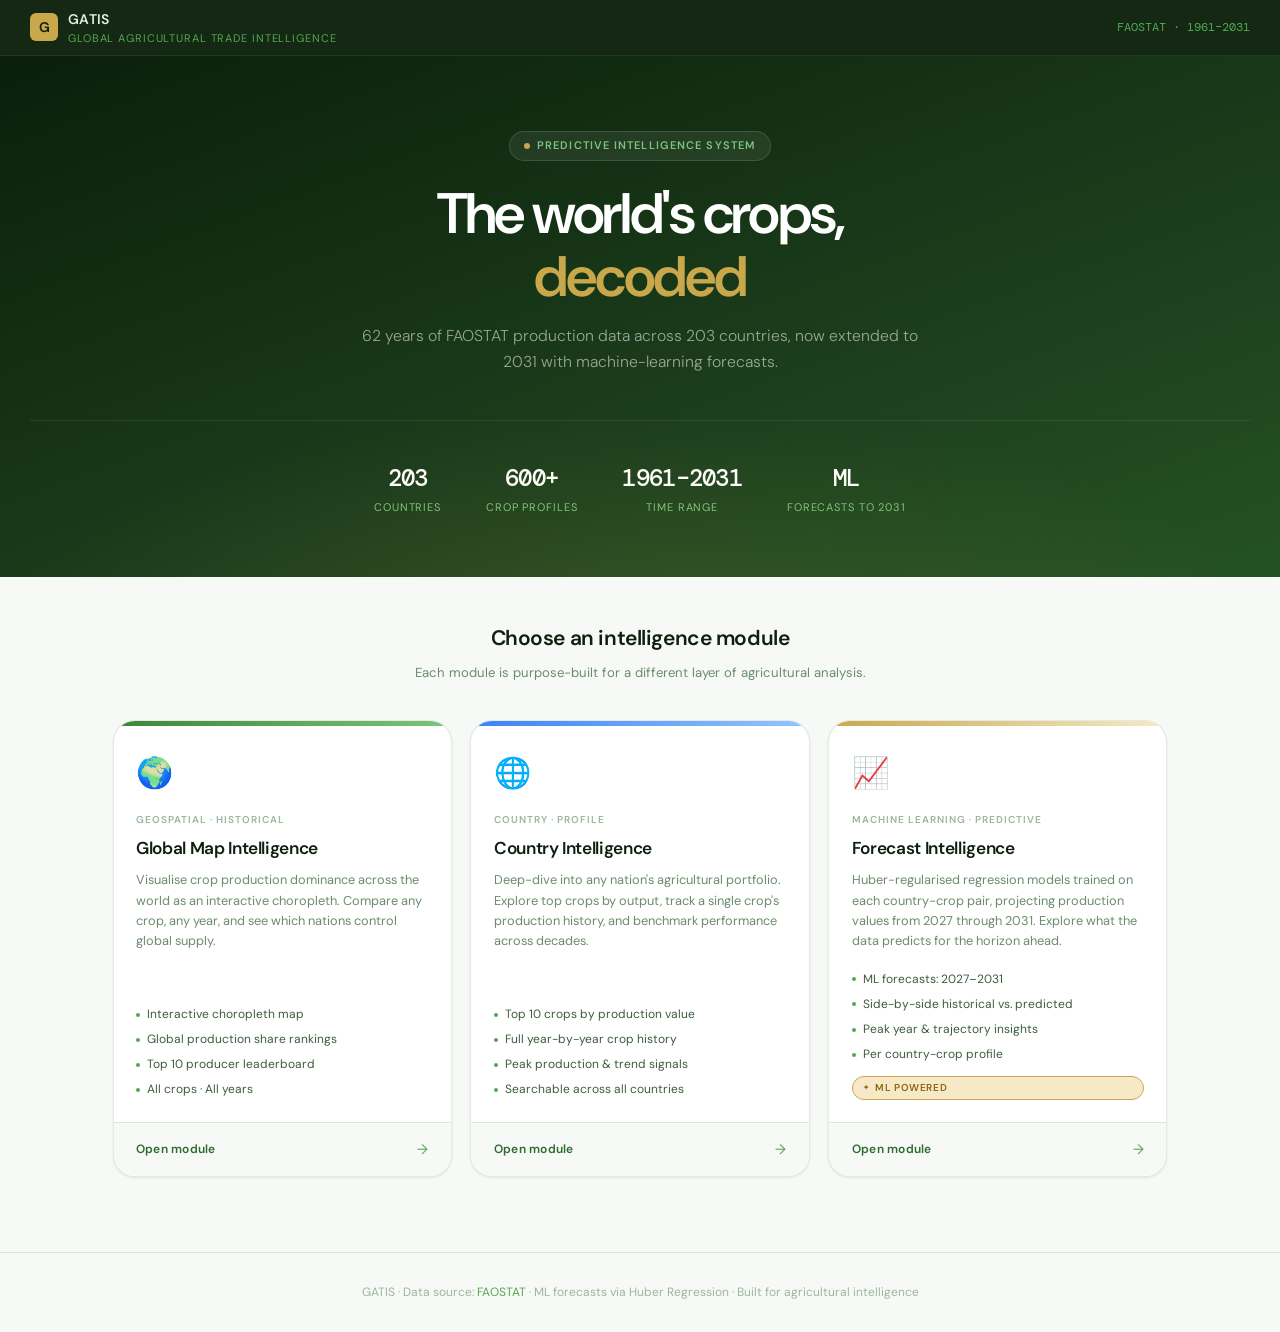
<file: frontend/templates/index.html>
<!DOCTYPE html>
<html lang="en">
<head>
    <meta charset="UTF-8">
    <meta name="viewport" content="width=device-width, initial-scale=1.0">
    <title>GATIS — Global Agricultural Trade Intelligence System</title>
    <link rel="preconnect" href="https://fonts.googleapis.com">
    <link rel="preconnect" href="https://fonts.gstatic.com" crossorigin>
    <link href="https://fonts.googleapis.com/css2?family=DM+Sans:ital,opsz,wght@0,9..40,300;0,9..40,400;0,9..40,500;0,9..40,600;1,9..40,300&family=DM+Mono:wght@400;500&display=swap" rel="stylesheet">
    <style>
        *, *::before, *::after { box-sizing: border-box; margin: 0; padding: 0; }
        :root {
            --green-950: #0a1f0a; --green-900: #142814; --green-800: #1c3d1c;
            --green-700: #245224; --green-600: #2d6a2d; --green-500: #3a863a;
            --green-400: #52a852; --green-300: #7dc47d; --green-200: #b2dbb2;
            --green-100: #dff0df; --green-50: #f2faf2;
            --gold: #c9a84c; --gold-light: #f5e9c8;
            --surface: #ffffff; --surface-2: #f7f9f7; --surface-3: #eef4ee;
            --border: rgba(44,80,44,0.12); --border-strong: rgba(44,80,44,0.22);
            --text-primary: #0f1f0f; --text-secondary: #3d5c3d;
            --text-muted: #6b8c6b; --text-hint: #9db59d;
            --radius-sm: 6px; --radius-md: 10px; --radius-lg: 16px; --radius-xl: 22px;
            --shadow-sm: 0 1px 3px rgba(0,0,0,0.06), 0 1px 2px rgba(0,0,0,0.04);
            --shadow-md: 0 4px 12px rgba(0,0,0,0.07), 0 2px 4px rgba(0,0,0,0.04);
            --shadow-lg: 0 12px 40px rgba(0,0,0,0.10), 0 2px 8px rgba(0,0,0,0.05);
            --transition: 140ms ease;
        }
        html { font-size: 15px; }
        body { font-family: 'DM Sans', system-ui, sans-serif; background: var(--surface-2); color: var(--text-primary); min-height: 100vh; line-height: 1.6; }

        /* TOPBAR */
        .topbar { background: var(--green-900); border-bottom: 1px solid var(--green-800); padding: 0 2rem; display: flex; align-items: center; justify-content: space-between; height: 56px; position: sticky; top: 0; z-index: 100; }
        .topbar-brand { display: flex; align-items: center; gap: 10px; }
        .topbar-logo { width: 28px; height: 28px; background: var(--gold); border-radius: 6px; display: flex; align-items: center; justify-content: center; font-size: 14px; font-weight: 600; color: var(--green-950); letter-spacing: -0.5px; }
        .topbar-name { font-size: 14px; font-weight: 600; color: var(--green-100); letter-spacing: 0.02em; }
        .topbar-sub { font-size: 11px; color: var(--green-400); letter-spacing: 0.08em; text-transform: uppercase; }
        .topbar-meta { font-size: 12px; color: var(--green-400); font-family: 'DM Mono', monospace; }

        /* HERO */
        .hero-section { background: linear-gradient(160deg, var(--green-950) 0%, var(--green-800) 60%, var(--green-700) 100%); padding: 5rem 2rem 4rem; text-align: center; position: relative; overflow: hidden; }
        .hero-section::before { content: ''; position: absolute; inset: 0; background: radial-gradient(ellipse 70% 60% at 50% 110%, rgba(201,168,76,0.12) 0%, transparent 70%); pointer-events: none; }
        .hero-eyebrow { display: inline-flex; align-items: center; gap: 7px; background: rgba(255,255,255,0.07); border: 1px solid rgba(255,255,255,0.12); border-radius: 999px; padding: 5px 14px; font-size: 11px; font-weight: 600; letter-spacing: 0.1em; text-transform: uppercase; color: var(--green-300); margin-bottom: 1.5rem; }
        .hero-eyebrow::before { content: ''; width: 6px; height: 6px; border-radius: 50%; background: var(--gold); display: block; }
        .hero-title { font-size: clamp(2.4rem, 5vw, 3.8rem); font-weight: 600; color: #fff; letter-spacing: -0.04em; line-height: 1.1; margin-bottom: 1rem; }
        .hero-title em { font-style: normal; color: var(--gold); }
        .hero-desc { font-size: 1.05rem; color: rgba(255,255,255,0.55); max-width: 560px; margin: 0 auto 2.5rem; line-height: 1.65; font-weight: 300; }
        .hero-stats { display: flex; justify-content: center; gap: 3rem; flex-wrap: wrap; margin-top: 3rem; padding-top: 2.5rem; border-top: 1px solid rgba(255,255,255,0.08); }
        .stat { text-align: center; }
        .stat-num { font-family: 'DM Mono', monospace; font-size: 1.6rem; font-weight: 500; color: #fff; letter-spacing: -0.03em; }
        .stat-label { font-size: 11px; text-transform: uppercase; letter-spacing: 0.08em; color: var(--green-300); margin-top: 2px; }

        /* NAV GRID */
        .nav-section { max-width: 1100px; margin: 0 auto; padding: 3rem 1.5rem 5rem; }
        .nav-intro { text-align: center; margin-bottom: 2.5rem; }
        .nav-intro h2 { font-size: 1.4rem; font-weight: 600; color: var(--text-primary); letter-spacing: -0.02em; margin-bottom: 0.4rem; }
        .nav-intro p { font-size: 0.875rem; color: var(--text-muted); }

        .module-grid { display: grid; grid-template-columns: repeat(auto-fit, minmax(300px, 1fr)); gap: 1.25rem; }

        .module-card { background: var(--surface); border: 1px solid var(--border); border-radius: var(--radius-xl); box-shadow: var(--shadow-sm); overflow: hidden; text-decoration: none; color: inherit; display: flex; flex-direction: column; transition: box-shadow var(--transition), transform var(--transition), border-color var(--transition); cursor: pointer; }
        .module-card:hover { box-shadow: var(--shadow-lg); transform: translateY(-3px); border-color: var(--green-200); }
        .module-card:active { transform: translateY(-1px); }

        .module-accent { height: 5px; }
        .accent-map { background: linear-gradient(90deg, var(--green-500), var(--green-300)); }
        .accent-country { background: linear-gradient(90deg, #3b82f6, #93c5fd); }
        .accent-forecast { background: linear-gradient(90deg, var(--gold), #f5e9c8); }

        .module-body { padding: 1.5rem; flex: 1; display: flex; flex-direction: column; }
        .module-icon { font-size: 2rem; margin-bottom: 1rem; display: block; }
        .module-tag { font-size: 10px; font-weight: 600; letter-spacing: 0.1em; text-transform: uppercase; color: var(--text-hint); margin-bottom: 0.5rem; }
        .module-title { font-size: 1.15rem; font-weight: 600; color: var(--text-primary); letter-spacing: -0.02em; margin-bottom: 0.5rem; }
        .module-desc { font-size: 0.85rem; color: var(--text-muted); line-height: 1.6; flex: 1; }
        .module-features { margin-top: 1.2rem; display: flex; flex-direction: column; gap: 6px; }
        .module-feature { font-size: 12px; color: var(--text-secondary); display: flex; align-items: center; gap: 7px; }
        .module-feature::before { content: ''; width: 4px; height: 4px; border-radius: 50%; background: var(--green-400); flex-shrink: 0; }
        .module-footer { padding: 1rem 1.5rem; border-top: 1px solid var(--border); background: var(--surface-2); display: flex; align-items: center; justify-content: space-between; }
        .module-cta { font-size: 12px; font-weight: 600; color: var(--green-600); letter-spacing: 0.02em; }
        .module-arrow { font-size: 14px; color: var(--green-400); transition: transform var(--transition); }
        .module-card:hover .module-arrow { transform: translateX(4px); }

        .forecast-badge { display: inline-flex; align-items: center; gap: 5px; background: var(--gold-light); border: 1px solid var(--gold); border-radius: 999px; padding: 3px 10px; font-size: 10px; font-weight: 600; letter-spacing: 0.06em; color: #92650a; text-transform: uppercase; margin-top: 0.75rem; }
        .forecast-badge::before { content: '✦'; font-size: 8px; }

        /* FOOTER */
        .footer { text-align: center; padding: 2rem; font-size: 12px; color: var(--text-hint); border-top: 1px solid var(--border); }
        .footer span { color: var(--green-400); }

        @media (max-width: 600px) {
            .topbar {
                padding: 0 1rem;
            }
            .topbar-meta {
                display: none;
            }
            .hero-section {
                padding: 3rem 1rem 2.5rem;
            }
            .hero-title {
                font-size: 2rem;
            }
            .hero-desc {
                font-size: 0.95rem;
                margin-bottom: 1.5rem;
            }
            .hero-stats {
                gap: 1.5rem;
                flex-direction: column;
                align-items: center;
                padding-top: 1.5rem;
            }
            .nav-section {
                padding: 2rem 1rem 3rem;
            }
        }
    </style>
</head>
<body>

<header class="topbar">
    <div class="topbar-brand">
        <div class="topbar-logo">G</div>
        <div>
            <div class="topbar-name">GATIS</div>
            <div class="topbar-sub">Global Agricultural Trade Intelligence</div>
        </div>
    </div>
    <div class="topbar-meta">FAOSTAT · 1961–2031</div>
</header>

<section class="hero-section">
    <div class="hero-eyebrow">Predictive Intelligence System</div>
    <h1 class="hero-title">The world's crops,<br><em>decoded</em></h1>
    <p class="hero-desc">62 years of FAOSTAT production data across 203 countries, now extended to 2031 with machine-learning forecasts.</p>
    <div class="hero-stats">
        <div class="stat"><div class="stat-num">203</div><div class="stat-label">Countries</div></div>
        <div class="stat"><div class="stat-num">600+</div><div class="stat-label">Crop profiles</div></div>
        <div class="stat"><div class="stat-num">1961–2031</div><div class="stat-label">Time range</div></div>
        <div class="stat"><div class="stat-num">ML</div><div class="stat-label">Forecasts to 2031</div></div>
    </div>
</section>

<section class="nav-section">
    <div class="nav-intro">
        <h2>Choose an intelligence module</h2>
        <p>Each module is purpose-built for a different layer of agricultural analysis.</p>
    </div>

    <div class="module-grid">

        <!-- MODULE 1: Global Map -->
        <a class="module-card" href="/frontend/templates/map.html">
            <div class="module-accent accent-map"></div>
            <div class="module-body">
                <span class="module-icon">🌍</span>
                <div class="module-tag">Geospatial · Historical</div>
                <div class="module-title">Global Map Intelligence</div>
                <div class="module-desc">Visualise crop production dominance across the world as an interactive choropleth. Compare any crop, any year, and see which nations control global supply.</div>
                <div class="module-features">
                    <div class="module-feature">Interactive choropleth map</div>
                    <div class="module-feature">Global production share rankings</div>
                    <div class="module-feature">Top 10 producer leaderboard</div>
                    <div class="module-feature">All crops · All years</div>
                </div>
            </div>
            <div class="module-footer">
                <span class="module-cta">Open module</span>
                <span class="module-arrow">→</span>
            </div>
        </a>

        <!-- MODULE 2: Country Intelligence -->
        <a class="module-card" href="/frontend/templates/country.html">
            <div class="module-accent accent-country"></div>
            <div class="module-body">
                <span class="module-icon">🌐</span>
                <div class="module-tag">Country · Profile</div>
                <div class="module-title">Country Intelligence</div>
                <div class="module-desc">Deep-dive into any nation's agricultural portfolio. Explore top crops by output, track a single crop's production history, and benchmark performance across decades.</div>
                <div class="module-features">
                    <div class="module-feature">Top 10 crops by production value</div>
                    <div class="module-feature">Full year-by-year crop history</div>
                    <div class="module-feature">Peak production & trend signals</div>
                    <div class="module-feature">Searchable across all countries</div>
                </div>
            </div>
            <div class="module-footer">
                <span class="module-cta">Open module</span>
                <span class="module-arrow">→</span>
            </div>
        </a>

        <!-- MODULE 3: ML Forecaster -->
        <a class="module-card" href="/frontend/templates/forecast.html">
            <div class="module-accent accent-forecast"></div>
            <div class="module-body">
                <span class="module-icon">📈</span>
                <div class="module-tag">Machine Learning · Predictive</div>
                <div class="module-title">Forecast Intelligence</div>
                <div class="module-desc">Huber-regularised regression models trained on each country-crop pair, projecting production values from 2027 through 2031. Explore what the data predicts for the horizon ahead.</div>
                <div class="module-features">
                    <div class="module-feature">ML forecasts: 2027–2031</div>
                    <div class="module-feature">Side-by-side historical vs. predicted</div>
                    <div class="module-feature">Peak year & trajectory insights</div>
                    <div class="module-feature">Per country-crop profile</div>
                </div>
                <div class="forecast-badge">ML Powered</div>
            </div>
            <div class="module-footer">
                <span class="module-cta">Open module</span>
                <span class="module-arrow">→</span>
            </div>
        </a>

    </div>
</section>

<footer class="footer">
    GATIS · Data source: <span>FAOSTAT</span> · ML forecasts via Huber Regression · Built for agricultural intelligence
</footer>

</body>
</html>
</file>
